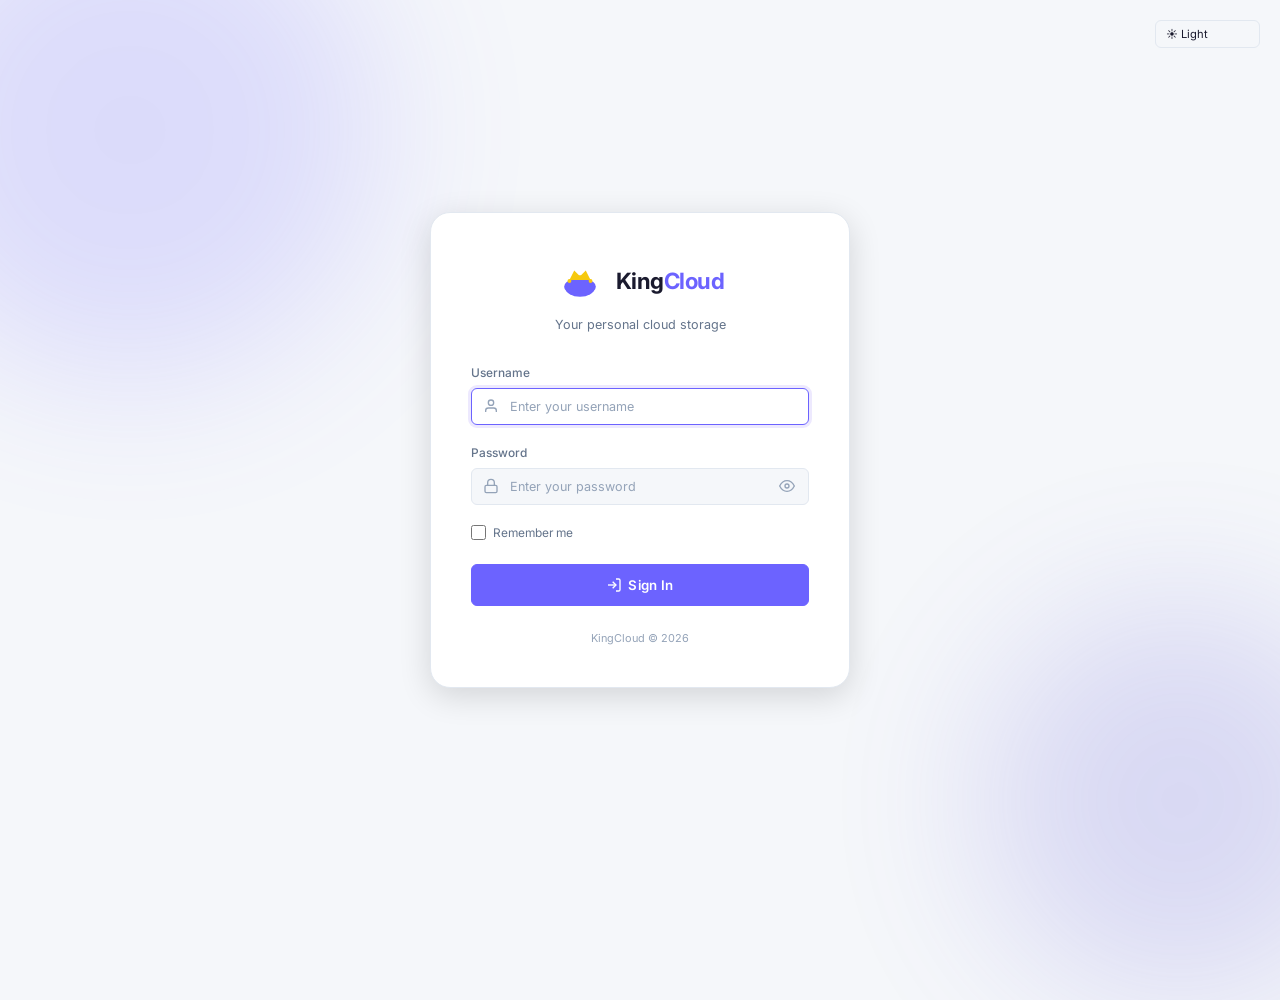
<file: index.html>
<!DOCTYPE html>
<html lang="en">
<head>
  <meta charset="UTF-8" />
  <meta name="viewport" content="width=device-width, initial-scale=1.0" />
  <title>KingCloud — Login</title>
  <link rel="icon" href="assets/logo.svg" type="image/svg+xml" />
  <link rel="stylesheet" href="css/style.css" />
  <link rel="stylesheet" href="css/login.css" />
  <script src="js/theme.js"></script>
</head>
<body class="login-page">

  <!-- Theme toggle -->
  <div class="login-theme-toggle">
    <select data-theme-select class="form-select" style="width:auto;padding:6px 28px 6px 10px;font-size:0.8rem;" aria-label="Theme">
      <option value="light">☀️ Light</option>
      <option value="dark">🌙 Dark</option>
      <option value="midnight">🌌 Midnight</option>
      <option value="forest">🌿 Forest</option>
      <option value="sunset">🌅 Sunset</option>
      <option value="rose">🌸 Rose</option>
    </select>
  </div>

  <!-- Login Card -->
  <div class="login-card" role="main">
    <!-- Logo -->
    <div class="login-logo" aria-label="KingCloud">
      <img src="assets/logo.svg" alt="KingCloud Logo" width="48" height="48" />
      <span class="login-logo-text">King<span>Cloud</span></span>
    </div>
    <p class="login-subtitle">Your personal cloud storage</p>

    <!-- Error banner -->
    <div class="login-error" id="login-error" role="alert" aria-live="polite">
      <svg width="15" height="15" viewBox="0 0 24 24" fill="none" stroke="currentColor" stroke-width="2" aria-hidden="true"><circle cx="12" cy="12" r="10"/><line x1="12" y1="8" x2="12" y2="12"/><line x1="12" y1="16" x2="12" y2="16"/></svg>
      <span id="login-error-text"></span>
    </div>

    <!-- Form -->
    <form class="login-form" id="login-form" novalidate>
      <div class="form-group">
        <label class="form-label" for="username">Username</label>
        <div class="input-with-icon">
          <svg class="input-icon" viewBox="0 0 24 24" fill="none" stroke="currentColor" stroke-width="2" aria-hidden="true"><path d="M20 21v-2a4 4 0 00-4-4H8a4 4 0 00-4 4v2"/><circle cx="12" cy="7" r="4"/></svg>
          <input
            type="text"
            id="username"
            name="username"
            class="form-input"
            placeholder="Enter your username"
            autocomplete="username"
            required
            autofocus
          />
        </div>
      </div>

      <div class="form-group">
        <label class="form-label" for="password">Password</label>
        <div class="input-with-icon">
          <svg class="input-icon" viewBox="0 0 24 24" fill="none" stroke="currentColor" stroke-width="2" aria-hidden="true"><rect x="3" y="11" width="18" height="11" rx="2" ry="2"/><path d="M7 11V7a5 5 0 0110 0v4"/></svg>
          <input
            type="password"
            id="password"
            name="password"
            class="form-input"
            placeholder="Enter your password"
            autocomplete="current-password"
            required
          />
          <button type="button" class="toggle-password" id="toggle-password" aria-label="Toggle password visibility">
            <svg id="eye-icon" width="16" height="16" viewBox="0 0 24 24" fill="none" stroke="currentColor" stroke-width="2" aria-hidden="true"><path d="M1 12s4-8 11-8 11 8 11 8-4 8-11 8-11-8-11-8z"/><circle cx="12" cy="12" r="3"/></svg>
          </button>
        </div>
      </div>

      <div class="login-options">
        <label class="checkbox-label">
          <input type="checkbox" id="remember-me" name="remember" />
          Remember me
        </label>
      </div>

      <button type="submit" class="btn btn-primary btn-login" id="btn-login">
        <svg width="16" height="16" viewBox="0 0 24 24" fill="none" stroke="currentColor" stroke-width="2" aria-hidden="true"><path d="M15 3h4a2 2 0 012 2v14a2 2 0 01-2 2h-4"/><polyline points="10 17 15 12 10 7"/><line x1="15" y1="12" x2="3" y2="12"/></svg>
        Sign In
      </button>
    </form>

    <p class="login-footer">KingCloud &copy; <span id="year"></span></p>
  </div>

  <!-- Toast container -->
  <div class="toast-container" id="toast-container" aria-live="polite"></div>

  <script src="js/auth.js"></script>
  <script>
    // Redirect if already logged in
    if (Auth.getSession()) {
      window.location.href = 'dashboard.html';
    }

    // Set current year
    const yearEl = document.getElementById('year');
    if (yearEl) yearEl.textContent = new Date().getFullYear();

    // Theme select sync
    const themeSelect = document.querySelector('[data-theme-select]');
    if (themeSelect) {
      themeSelect.value = Theme.getTheme();
      themeSelect.addEventListener('change', () => Theme.applyTheme(themeSelect.value));
    }

    // Toggle password visibility
    const passwordInput = document.getElementById('password');
    const toggleBtn     = document.getElementById('toggle-password');
    const eyeIcon       = document.getElementById('eye-icon');

    if (toggleBtn && passwordInput) {
      toggleBtn.addEventListener('click', () => {
        const isText = passwordInput.type === 'text';
        passwordInput.type = isText ? 'password' : 'text';
        eyeIcon.innerHTML = isText
          ? '<path d="M1 12s4-8 11-8 11 8 11 8-4 8-11 8-11-8-11-8z"/><circle cx="12" cy="12" r="3"/>'
          : '<path d="M17.94 17.94A10.07 10.07 0 0112 20c-7 0-11-8-11-8a18.45 18.45 0 015.06-5.94M9.9 4.24A9.12 9.12 0 0112 4c7 0 11 8 11 8a18.5 18.5 0 01-2.16 3.19m-6.72-1.07a3 3 0 11-4.24-4.24"/><line x1="1" y1="1" x2="23" y2="23"/>';
      });
    }

    // Login form submit
    const loginForm  = document.getElementById('login-form');
    const loginBtn   = document.getElementById('btn-login');
    const errorBanner = document.getElementById('login-error');
    const errorText  = document.getElementById('login-error-text');

    function showError(msg) {
      if (errorText)   errorText.textContent = msg;
      if (errorBanner) errorBanner.classList.add('visible');
    }
    function hideError() {
      if (errorBanner) errorBanner.classList.remove('visible');
    }

    loginForm && loginForm.addEventListener('submit', async (e) => {
      e.preventDefault();
      hideError();

      const username  = document.getElementById('username').value;
      const password  = document.getElementById('password').value;
      const remember  = document.getElementById('remember-me').checked;

      if (!username || !password) {
        showError('Please enter username and password.');
        return;
      }

      if (loginBtn) {
        loginBtn.disabled = true;
        loginBtn.innerHTML = '<span class="spinner"></span> Signing in…';
      }

      try {
        const res = await Auth.login(username, password, remember);
        if (res.ok) {
          window.location.href = 'dashboard.html';
        } else {
          showError(res.error || 'Login failed.');
        }
      } catch (err) {
        showError('An unexpected error occurred.');
      } finally {
        if (loginBtn) {
          loginBtn.disabled = false;
          loginBtn.innerHTML = '<svg width="16" height="16" viewBox="0 0 24 24" fill="none" stroke="currentColor" stroke-width="2"><path d="M15 3h4a2 2 0 012 2v14a2 2 0 01-2 2h-4"/><polyline points="10 17 15 12 10 7"/><line x1="15" y1="12" x2="3" y2="12"/></svg> Sign In';
        }
      }
    });
  </script>
</body>
</html>
</file>
<file: css/style.css>
/* =============================================
   KingCloud — Global Styles & Theme System
   ============================================= */

@import url('https://fonts.googleapis.com/css2?family=Inter:wght@300;400;500;600;700&display=swap');

:root {
  --bg-primary: #ffffff;
  --bg-secondary: #f5f7fa;
  --bg-card: #ffffff;
  --bg-nav: #ffffff;
  --bg-sidebar: #f8f9fc;
  --text-primary: #1a1a2e;
  --text-secondary: #64748b;
  --text-muted: #94a3b8;
  --accent: #6c63ff;
  --accent-hover: #5a52d5;
  --accent-light: #ede9fe;
  --border: #e2e8f0;
  --shadow-sm: 0 1px 3px rgba(0,0,0,0.08);
  --shadow-md: 0 4px 16px rgba(0,0,0,0.10);
  --shadow-lg: 0 8px 32px rgba(0,0,0,0.14);
  --danger: #ef4444;
  --danger-hover: #dc2626;
  --danger-light: #fee2e2;
  --success: #22c55e;
  --success-light: #dcfce7;
  --warning: #f59e0b;
  --warning-light: #fef3c7;
  --radius-sm: 6px;
  --radius-md: 12px;
  --radius-lg: 20px;
  --font-size-base: 14px;
  --transition: 0.2s ease;
}

[data-theme="dark"] {
  --bg-primary: #0f0f0f;
  --bg-secondary: #1a1a1a;
  --bg-card: #1e1e1e;
  --bg-nav: #161616;
  --bg-sidebar: #181818;
  --text-primary: #f1f5f9;
  --text-secondary: #94a3b8;
  --text-muted: #64748b;
  --accent: #7c73ff;
  --accent-hover: #6c63ff;
  --accent-light: #1e1b4b;
  --border: #2d2d2d;
  --shadow-sm: 0 1px 3px rgba(0,0,0,0.4);
  --shadow-md: 0 4px 16px rgba(0,0,0,0.5);
  --shadow-lg: 0 8px 32px rgba(0,0,0,0.6);
}

[data-theme="midnight"] {
  --bg-primary: #0a0e1a;
  --bg-secondary: #0d1225;
  --bg-card: #111827;
  --bg-nav: #0d1225;
  --bg-sidebar: #0f172a;
  --text-primary: #e2e8f0;
  --text-secondary: #94a3b8;
  --text-muted: #64748b;
  --accent: #3b82f6;
  --accent-hover: #2563eb;
  --accent-light: #1e3a5f;
  --border: #1e2d4a;
  --shadow-sm: 0 1px 3px rgba(0,0,0,0.5);
  --shadow-md: 0 4px 16px rgba(0,0,0,0.6);
  --shadow-lg: 0 8px 32px rgba(0,0,0,0.7);
}

[data-theme="forest"] {
  --bg-primary: #f0fdf4;
  --bg-secondary: #dcfce7;
  --bg-card: #ffffff;
  --bg-nav: #ffffff;
  --bg-sidebar: #f0fdf4;
  --text-primary: #14532d;
  --text-secondary: #166534;
  --text-muted: #4ade80;
  --accent: #16a34a;
  --accent-hover: #15803d;
  --accent-light: #bbf7d0;
  --border: #bbf7d0;
}

[data-theme="sunset"] {
  --bg-primary: #fff7ed;
  --bg-secondary: #ffedd5;
  --bg-card: #ffffff;
  --bg-nav: #ffffff;
  --bg-sidebar: #fff7ed;
  --text-primary: #7c2d12;
  --text-secondary: #9a3412;
  --text-muted: #fb923c;
  --accent: #ea580c;
  --accent-hover: #c2410c;
  --accent-light: #fed7aa;
  --border: #fed7aa;
}

[data-theme="rose"] {
  --bg-primary: #fff1f2;
  --bg-secondary: #ffe4e6;
  --bg-card: #ffffff;
  --bg-nav: #ffffff;
  --bg-sidebar: #fff1f2;
  --text-primary: #881337;
  --text-secondary: #9f1239;
  --text-muted: #fb7185;
  --accent: #e11d48;
  --accent-hover: #be123c;
  --accent-light: #fecdd3;
  --border: #fecdd3;
}

[data-fontsize="small"]  { --font-size-base: 12px; }
[data-fontsize="medium"] { --font-size-base: 14px; }
[data-fontsize="large"]  { --font-size-base: 16px; }
[data-compact="true"] .card { padding: 8px !important; }
[data-compact="true"] .file-grid { gap: 10px !important; }

*, *::before, *::after { box-sizing: border-box; margin: 0; padding: 0; }
html { font-size: var(--font-size-base); scroll-behavior: smooth; }
body {
  font-family: 'Inter', -apple-system, BlinkMacSystemFont, sans-serif;
  background: var(--bg-secondary);
  color: var(--text-primary);
  line-height: 1.6;
  transition: background var(--transition), color var(--transition);
  min-height: 100vh;
}
a { color: var(--accent); text-decoration: none; transition: color var(--transition); }
a:hover { color: var(--accent-hover); }
img, svg { display: block; max-width: 100%; }
input, button, select, textarea { font-family: inherit; font-size: inherit; outline: none; border: none; }

.btn { display: inline-flex; align-items: center; gap: 6px; padding: 8px 18px; border-radius: var(--radius-sm); font-size: 0.875rem; font-weight: 500; cursor: pointer; transition: all var(--transition); border: 1px solid transparent; white-space: nowrap; }
.btn-primary { background: var(--accent); color: #fff; border-color: var(--accent); }
.btn-primary:hover { background: var(--accent-hover); border-color: var(--accent-hover); transform: translateY(-1px); box-shadow: var(--shadow-md); }
.btn-secondary { background: var(--bg-card); color: var(--text-primary); border-color: var(--border); }
.btn-secondary:hover { background: var(--bg-secondary); transform: translateY(-1px); }
.btn-danger { background: var(--danger); color: #fff; border-color: var(--danger); }
.btn-danger:hover { background: var(--danger-hover); transform: translateY(-1px); }
.btn-ghost { background: transparent; color: var(--text-secondary); border-color: transparent; padding: 6px 10px; }
.btn-ghost:hover { background: var(--bg-secondary); color: var(--text-primary); }
.btn-icon { padding: 7px; border-radius: var(--radius-sm); background: transparent; border: 1px solid transparent; cursor: pointer; color: var(--text-secondary); transition: all var(--transition); display: inline-flex; align-items: center; justify-content: center; }
.btn-icon:hover { background: var(--bg-secondary); color: var(--text-primary); border-color: var(--border); }
.btn-icon.danger:hover { background: var(--danger-light); color: var(--danger); border-color: var(--danger); }
.btn-sm { padding: 5px 12px; font-size: 0.8rem; }
.btn-lg { padding: 12px 28px; font-size: 1rem; }

.card { background: var(--bg-card); border: 1px solid var(--border); border-radius: var(--radius-md); box-shadow: var(--shadow-sm); padding: 20px; transition: box-shadow var(--transition), border-color var(--transition); }
.card:hover { box-shadow: var(--shadow-md); }

.form-group { margin-bottom: 16px; }
.form-label { display: block; font-size: 0.85rem; font-weight: 500; color: var(--text-secondary); margin-bottom: 6px; }
.form-input { width: 100%; padding: 10px 14px; background: var(--bg-secondary); border: 1px solid var(--border); border-radius: var(--radius-sm); color: var(--text-primary); transition: border-color var(--transition), box-shadow var(--transition); font-size: 0.9rem; }
.form-input:focus { border-color: var(--accent); box-shadow: 0 0 0 3px var(--accent-light); background: var(--bg-card); }
.form-input::placeholder { color: var(--text-muted); }
.form-select { width: 100%; padding: 10px 36px 10px 14px; background: var(--bg-secondary); border: 1px solid var(--border); border-radius: var(--radius-sm); color: var(--text-primary); cursor: pointer; appearance: none; }
.form-select:focus { border-color: var(--accent); box-shadow: 0 0 0 3px var(--accent-light); }

.modal-overlay { position: fixed; inset: 0; background: rgba(0,0,0,0.5); backdrop-filter: blur(4px); z-index: 1000; display: flex; align-items: center; justify-content: center; padding: 20px; opacity: 0; visibility: hidden; transition: all var(--transition); }
.modal-overlay.active { opacity: 1; visibility: visible; }
.modal { background: var(--bg-card); border: 1px solid var(--border); border-radius: var(--radius-lg); box-shadow: var(--shadow-lg); width: 100%; max-width: 480px; padding: 28px; transform: scale(0.95) translateY(10px); transition: transform var(--transition); }
.modal-overlay.active .modal { transform: scale(1) translateY(0); }
.modal-header { display: flex; align-items: center; justify-content: space-between; margin-bottom: 20px; }
.modal-title { font-size: 1.1rem; font-weight: 600; color: var(--text-primary); }
.modal-footer { display: flex; gap: 10px; justify-content: flex-end; margin-top: 24px; }

.toast-container { position: fixed; bottom: 24px; right: 24px; z-index: 9999; display: flex; flex-direction: column; gap: 8px; }
.toast { display: flex; align-items: center; gap: 10px; padding: 12px 18px; background: var(--bg-card); border: 1px solid var(--border); border-radius: var(--radius-md); box-shadow: var(--shadow-lg); font-size: 0.875rem; font-weight: 500; min-width: 260px; max-width: 380px; animation: slideInToast 0.3s ease; color: var(--text-primary); }
.toast.success { border-left: 4px solid var(--success); }
.toast.error   { border-left: 4px solid var(--danger); }
.toast.warning { border-left: 4px solid var(--warning); }
.toast.info    { border-left: 4px solid var(--accent); }
@keyframes slideInToast { from { transform: translateX(100%); opacity: 0; } to { transform: translateX(0); opacity: 1; } }

.progress-bar-wrap { background: var(--border); border-radius: 99px; overflow: hidden; height: 6px; }
.progress-bar { height: 100%; background: var(--accent); border-radius: 99px; transition: width 0.4s ease; }
.progress-bar.danger  { background: var(--danger); }
.progress-bar.warning { background: var(--warning); }
.progress-bar.success { background: var(--success); }

.badge { display: inline-flex; align-items: center; padding: 2px 8px; border-radius: 99px; font-size: 0.75rem; font-weight: 500; }
.badge-accent  { background: var(--accent-light); color: var(--accent); }
.badge-success { background: var(--success-light); color: var(--success); }
.badge-danger  { background: var(--danger-light);  color: var(--danger); }
.badge-warning { background: var(--warning-light); color: var(--warning); }

.divider { height: 1px; background: var(--border); margin: 16px 0; }

.spinner { width: 20px; height: 20px; border: 2px solid var(--border); border-top-color: var(--accent); border-radius: 50%; animation: spin 0.7s linear infinite; display: inline-block; }
@keyframes spin { to { transform: rotate(360deg); } }

.flex { display: flex; } .flex-col { flex-direction: column; } .items-center { align-items: center; } .justify-between { justify-content: space-between; }
.gap-8 { gap: 8px; } .gap-12 { gap: 12px; } .gap-16 { gap: 16px; }
.w-full { width: 100%; } .text-center { text-align: center; }
.text-sm { font-size: 0.85rem; } .text-xs { font-size: 0.75rem; }
.text-muted { color: var(--text-muted); } .text-secondary { color: var(--text-secondary); }
.font-semibold { font-weight: 600; } .font-bold { font-weight: 700; }
.hidden { display: none !important; }
.mt-4 { margin-top: 4px; } .mt-8 { margin-top: 8px; } .mt-16 { margin-top: 16px; }
.mb-8 { margin-bottom: 8px; } .mb-16 { margin-bottom: 16px; }

::-webkit-scrollbar { width: 6px; height: 6px; }
::-webkit-scrollbar-track { background: transparent; }
::-webkit-scrollbar-thumb { background: var(--border); border-radius: 99px; }
::-webkit-scrollbar-thumb:hover { background: var(--text-muted); }

@media (max-width: 768px) {
  .modal { padding: 20px; }
  .toast-container { bottom: 16px; right: 16px; left: 16px; }
  .toast { min-width: unset; }
}
</file>
<file: css/login.css>
/* =============================================
   KingCloud — Login Page Styles
   ============================================= */

.login-page {
  min-height: 100vh;
  display: flex;
  align-items: center;
  justify-content: center;
  background: var(--bg-secondary);
  padding: 20px;
  position: relative;
  overflow: hidden;
}

/* Animated background blobs */
.login-page::before,
.login-page::after {
  content: '';
  position: absolute;
  border-radius: 50%;
  filter: blur(80px);
  opacity: 0.18;
  pointer-events: none;
}
.login-page::before {
  width: 500px; height: 500px;
  background: var(--accent);
  top: -120px; left: -120px;
  animation: blobFloat 8s ease-in-out infinite alternate;
}
.login-page::after {
  width: 400px; height: 400px;
  background: var(--accent-hover);
  bottom: -100px; right: -100px;
  animation: blobFloat 10s ease-in-out infinite alternate-reverse;
}

@keyframes blobFloat {
  from { transform: translate(0, 0) scale(1); }
  to   { transform: translate(30px, 20px) scale(1.08); }
}

/* Card */
.login-card {
  background: var(--bg-card);
  border: 1px solid var(--border);
  border-radius: var(--radius-lg);
  box-shadow: var(--shadow-lg);
  padding: 44px 40px 40px;
  width: 100%;
  max-width: 420px;
  position: relative;
  z-index: 1;
  animation: slideUp 0.4s ease;
}

@keyframes slideUp {
  from { opacity: 0; transform: translateY(24px); }
  to   { opacity: 1; transform: translateY(0); }
}

/* Logo & Header */
.login-logo {
  display: flex;
  align-items: center;
  justify-content: center;
  gap: 12px;
  margin-bottom: 28px;
}

.login-logo img,
.login-logo svg {
  width: 48px; height: 48px;
}

.login-logo-text {
  font-size: 1.6rem;
  font-weight: 700;
  color: var(--text-primary);
  letter-spacing: -0.5px;
}

.login-logo-text span {
  color: var(--accent);
}

.login-subtitle {
  text-align: center;
  color: var(--text-secondary);
  font-size: 0.9rem;
  margin-bottom: 28px;
  margin-top: -18px;
}

/* Form */
.login-form .form-group {
  margin-bottom: 18px;
}

.input-with-icon {
  position: relative;
}

.input-with-icon .input-icon {
  position: absolute;
  left: 12px;
  top: 50%;
  transform: translateY(-50%);
  color: var(--text-muted);
  pointer-events: none;
  width: 16px; height: 16px;
}

.input-with-icon .form-input {
  padding-left: 38px;
}

.input-with-icon .toggle-password {
  position: absolute;
  right: 10px;
  top: 50%;
  transform: translateY(-50%);
  background: none;
  border: none;
  cursor: pointer;
  color: var(--text-muted);
  padding: 4px;
  display: flex;
  align-items: center;
}
.input-with-icon .toggle-password:hover { color: var(--text-primary); }

/* Remember row */
.login-options {
  display: flex;
  align-items: center;
  justify-content: space-between;
  margin-bottom: 22px;
  font-size: 0.85rem;
}

.checkbox-label {
  display: flex;
  align-items: center;
  gap: 7px;
  cursor: pointer;
  color: var(--text-secondary);
  user-select: none;
}

.checkbox-label input[type="checkbox"] {
  width: 15px; height: 15px;
  accent-color: var(--accent);
  cursor: pointer;
}

/* Login button */
.btn-login {
  width: 100%;
  padding: 12px;
  font-size: 0.95rem;
  font-weight: 600;
  letter-spacing: 0.3px;
  justify-content: center;
}

/* Error message */
.login-error {
  background: var(--danger-light);
  color: var(--danger);
  border: 1px solid var(--danger);
  border-radius: var(--radius-sm);
  padding: 10px 14px;
  font-size: 0.85rem;
  margin-bottom: 16px;
  display: none;
  align-items: center;
  gap: 8px;
}
.login-error.visible { display: flex; }

/* Footer */
.login-footer {
  text-align: center;
  margin-top: 24px;
  color: var(--text-muted);
  font-size: 0.78rem;
}

/* Theme toggle on login page */
.login-theme-toggle {
  position: absolute;
  top: 20px;
  right: 20px;
  z-index: 10;
}

/* Loading state */
.btn-login .spinner {
  width: 16px; height: 16px;
  border-width: 2px;
}

/* Responsive */
@media (max-width: 480px) {
  .login-card { padding: 32px 22px 28px; }
  .login-logo-text { font-size: 1.3rem; }
}
</file>
<file: css/dashboard.css>
/* =============================================
   KingCloud — Dashboard / File Manager Styles
   ============================================= */

/* ── Layout ── */
.app-layout {
  display: flex;
  min-height: 100vh;
  background: var(--bg-secondary);
}

/* ── Sidebar ── */
.sidebar {
  width: 230px;
  min-width: 230px;
  background: var(--bg-sidebar);
  border-right: 1px solid var(--border);
  display: flex;
  flex-direction: column;
  position: fixed;
  top: 0; left: 0;
  height: 100vh;
  z-index: 100;
  transition: transform var(--transition), box-shadow var(--transition);
}

.sidebar-logo {
  display: flex;
  align-items: center;
  gap: 10px;
  padding: 22px 20px 18px;
  border-bottom: 1px solid var(--border);
  text-decoration: none;
}

.sidebar-logo img,
.sidebar-logo svg {
  width: 32px; height: 32px;
  flex-shrink: 0;
}

.sidebar-logo-text {
  font-size: 1.1rem;
  font-weight: 700;
  color: var(--text-primary);
  letter-spacing: -0.3px;
}
.sidebar-logo-text span { color: var(--accent); }

.sidebar-nav {
  flex: 1;
  padding: 14px 10px;
  overflow-y: auto;
}

.nav-section-label {
  font-size: 0.7rem;
  font-weight: 600;
  text-transform: uppercase;
  letter-spacing: 0.8px;
  color: var(--text-muted);
  padding: 8px 10px 4px;
}

.nav-item {
  display: flex;
  align-items: center;
  gap: 10px;
  padding: 9px 12px;
  border-radius: var(--radius-sm);
  color: var(--text-secondary);
  text-decoration: none;
  font-size: 0.88rem;
  font-weight: 500;
  transition: all var(--transition);
  cursor: pointer;
  border: none;
  background: none;
  width: 100%;
  text-align: left;
}

.nav-item:hover {
  background: var(--bg-secondary);
  color: var(--text-primary);
}

.nav-item.active {
  background: var(--accent-light);
  color: var(--accent);
}

.nav-item svg { width: 16px; height: 16px; flex-shrink: 0; }

.sidebar-footer {
  padding: 12px 10px;
  border-top: 1px solid var(--border);
}

.user-mini {
  display: flex;
  align-items: center;
  gap: 10px;
  padding: 8px 10px;
  border-radius: var(--radius-sm);
  cursor: pointer;
  transition: background var(--transition);
}
.user-mini:hover { background: var(--bg-secondary); }

.avatar {
  width: 32px; height: 32px;
  border-radius: 50%;
  display: flex;
  align-items: center;
  justify-content: center;
  font-size: 0.8rem;
  font-weight: 700;
  color: #fff;
  flex-shrink: 0;
}

.user-mini-info { flex: 1; min-width: 0; }
.user-mini-name { font-size: 0.85rem; font-weight: 600; color: var(--text-primary); white-space: nowrap; overflow: hidden; text-overflow: ellipsis; }
.user-mini-role { font-size: 0.72rem; color: var(--text-muted); }

/* ── Main Content ── */
.main-content {
  flex: 1;
  margin-left: 230px;
  display: flex;
  flex-direction: column;
  min-height: 100vh;
}

/* ── Topbar ── */
.topbar {
  background: var(--bg-nav);
  border-bottom: 1px solid var(--border);
  padding: 0 24px;
  height: 60px;
  display: flex;
  align-items: center;
  gap: 14px;
  position: sticky;
  top: 0;
  z-index: 90;
}

.topbar-search {
  flex: 1;
  max-width: 360px;
  position: relative;
}

.topbar-search .search-icon {
  position: absolute;
  left: 12px;
  top: 50%;
  transform: translateY(-50%);
  color: var(--text-muted);
  width: 15px; height: 15px;
  pointer-events: none;
}

.topbar-search input {
  width: 100%;
  padding: 8px 12px 8px 36px;
  background: var(--bg-secondary);
  border: 1px solid var(--border);
  border-radius: var(--radius-sm);
  color: var(--text-primary);
  font-size: 0.875rem;
  transition: border-color var(--transition), box-shadow var(--transition);
}
.topbar-search input:focus {
  border-color: var(--accent);
  box-shadow: 0 0 0 3px var(--accent-light);
  outline: none;
}
.topbar-search input::placeholder { color: var(--text-muted); }

.topbar-actions { margin-left: auto; display: flex; align-items: center; gap: 8px; }

.menu-toggle {
  display: none;
  background: none;
  border: none;
  cursor: pointer;
  color: var(--text-secondary);
  padding: 6px;
  border-radius: var(--radius-sm);
}
.menu-toggle:hover { background: var(--bg-secondary); color: var(--text-primary); }

/* ── Page Body ── */
.page-body {
  flex: 1;
  padding: 24px;
}

/* ── Page Header ── */
.page-header {
  display: flex;
  align-items: center;
  justify-content: space-between;
  margin-bottom: 20px;
  flex-wrap: wrap;
  gap: 12px;
}

.page-title { font-size: 1.3rem; font-weight: 700; color: var(--text-primary); }
.page-subtitle { font-size: 0.85rem; color: var(--text-secondary); margin-top: 2px; }

.header-actions { display: flex; align-items: center; gap: 8px; flex-wrap: wrap; }

/* ── Storage Info Bar ── */
.storage-bar-wrap {
  background: var(--bg-card);
  border: 1px solid var(--border);
  border-radius: var(--radius-md);
  padding: 14px 20px;
  margin-bottom: 20px;
  display: flex;
  align-items: center;
  gap: 16px;
  flex-wrap: wrap;
}

.storage-label { font-size: 0.85rem; color: var(--text-secondary); white-space: nowrap; }
.storage-used  { font-size: 0.85rem; font-weight: 600; color: var(--text-primary); white-space: nowrap; }
.storage-bar-wrap .progress-bar-wrap { flex: 1; min-width: 120px; }

/* ── Toolbar ── */
.file-toolbar {
  display: flex;
  align-items: center;
  gap: 8px;
  margin-bottom: 16px;
  flex-wrap: wrap;
}

.file-toolbar-left  { display: flex; align-items: center; gap: 8px; flex: 1; flex-wrap: wrap; }
.file-toolbar-right { display: flex; align-items: center; gap: 6px; }

.view-toggle { display: flex; border: 1px solid var(--border); border-radius: var(--radius-sm); overflow: hidden; }
.view-toggle .btn-icon { border: none; border-radius: 0; padding: 6px 9px; }
.view-toggle .btn-icon.active { background: var(--accent-light); color: var(--accent); }

/* Sort select */
.sort-select {
  padding: 7px 28px 7px 10px;
  background: var(--bg-secondary);
  border: 1px solid var(--border);
  border-radius: var(--radius-sm);
  color: var(--text-primary);
  font-size: 0.8rem;
  cursor: pointer;
  appearance: none;
  background-image: url("data:image/svg+xml,%3Csvg xmlns='http://www.w3.org/2000/svg' width='10' height='10' viewBox='0 0 12 12'%3E%3Cpath fill='%2364748b' d='M6 8L1 3h10z'/%3E%3C/svg%3E");
  background-repeat: no-repeat;
  background-position: right 8px center;
}
.sort-select:focus { border-color: var(--accent); outline: none; }

/* ── File Grid ── */
.file-grid {
  display: grid;
  grid-template-columns: repeat(auto-fill, minmax(160px, 1fr));
  gap: 14px;
}

.file-card {
  background: var(--bg-card);
  border: 1px solid var(--border);
  border-radius: var(--radius-md);
  padding: 16px;
  cursor: pointer;
  transition: all var(--transition);
  position: relative;
  display: flex;
  flex-direction: column;
  align-items: center;
  gap: 10px;
  text-align: center;
}
.file-card:hover { box-shadow: var(--shadow-md); border-color: var(--accent); transform: translateY(-2px); }
.file-card.selected { border-color: var(--accent); background: var(--accent-light); box-shadow: 0 0 0 2px var(--accent); }

.file-card-icon {
  width: 48px; height: 48px;
  border-radius: var(--radius-sm);
  display: flex;
  align-items: center;
  justify-content: center;
  font-size: 1.5rem;
}

.file-card-name {
  font-size: 0.8rem;
  font-weight: 500;
  color: var(--text-primary);
  word-break: break-all;
  line-height: 1.3;
  max-height: 2.6em;
  overflow: hidden;
  display: -webkit-box;
  -webkit-line-clamp: 2;
  -webkit-box-orient: vertical;
}

.file-card-size {
  font-size: 0.72rem;
  color: var(--text-muted);
}

.file-card-actions {
  position: absolute;
  top: 6px; right: 6px;
  display: none;
  gap: 2px;
  background: var(--bg-card);
  border: 1px solid var(--border);
  border-radius: var(--radius-sm);
  padding: 2px;
  box-shadow: var(--shadow-sm);
}
.file-card:hover .file-card-actions { display: flex; }

/* ── File List ── */
.file-list { display: flex; flex-direction: column; gap: 4px; }

.file-row {
  background: var(--bg-card);
  border: 1px solid var(--border);
  border-radius: var(--radius-sm);
  display: flex;
  align-items: center;
  padding: 10px 14px;
  gap: 12px;
  transition: all var(--transition);
  cursor: pointer;
}
.file-row:hover { box-shadow: var(--shadow-sm); border-color: var(--accent); }
.file-row.selected { border-color: var(--accent); background: var(--accent-light); }

.file-row-icon {
  width: 32px; height: 32px;
  border-radius: 6px;
  display: flex;
  align-items: center;
  justify-content: center;
  font-size: 1.1rem;
  flex-shrink: 0;
}

.file-row-name {
  flex: 1;
  font-size: 0.875rem;
  font-weight: 500;
  color: var(--text-primary);
  white-space: nowrap;
  overflow: hidden;
  text-overflow: ellipsis;
  min-width: 0;
}

.file-row-meta {
  display: flex;
  align-items: center;
  gap: 20px;
  flex-shrink: 0;
}

.file-row-size, .file-row-date {
  font-size: 0.78rem;
  color: var(--text-secondary);
  white-space: nowrap;
}

.file-row-actions {
  display: flex;
  gap: 2px;
  opacity: 0;
  transition: opacity var(--transition);
}
.file-row:hover .file-row-actions { opacity: 1; }

/* ── File type colors ── */
.ft-image  { background: #fef3c7; color: #d97706; }
.ft-video  { background: #ede9fe; color: #7c3aed; }
.ft-audio  { background: #fce7f3; color: #db2777; }
.ft-doc    { background: #dbeafe; color: #2563eb; }
.ft-sheet  { background: #dcfce7; color: #16a34a; }
.ft-pdf    { background: #fee2e2; color: #dc2626; }
.ft-zip    { background: #ffedd5; color: #ea580c; }
.ft-code   { background: #f0fdf4; color: #15803d; }
.ft-other  { background: var(--bg-secondary); color: var(--text-secondary); }

/* ── Empty State ── */
.empty-state {
  display: flex;
  flex-direction: column;
  align-items: center;
  justify-content: center;
  padding: 64px 20px;
  color: var(--text-muted);
  text-align: center;
  gap: 14px;
}
.empty-state svg { width: 64px; height: 64px; opacity: 0.4; }
.empty-state h3  { font-size: 1rem; font-weight: 600; color: var(--text-secondary); }
.empty-state p   { font-size: 0.85rem; }

/* ── Upload Drop Zone ── */
.drop-overlay {
  position: fixed; inset: 0;
  background: rgba(108, 99, 255, 0.12);
  border: 3px dashed var(--accent);
  z-index: 500;
  display: none;
  align-items: center;
  justify-content: center;
  flex-direction: column;
  gap: 16px;
  font-size: 1.2rem;
  font-weight: 600;
  color: var(--accent);
  backdrop-filter: blur(2px);
}
.drop-overlay.active { display: flex; }
.drop-overlay svg { width: 64px; height: 64px; }

/* ── Upload Progress Panel ── */
.upload-progress-panel {
  position: fixed;
  bottom: 24px;
  left: 50%;
  transform: translateX(-50%);
  background: var(--bg-card);
  border: 1px solid var(--border);
  border-radius: var(--radius-md);
  box-shadow: var(--shadow-lg);
  padding: 16px 20px;
  min-width: 320px;
  max-width: 420px;
  z-index: 800;
  display: none;
}
.upload-progress-panel.active { display: block; }

.upload-progress-header {
  display: flex;
  align-items: center;
  justify-content: space-between;
  margin-bottom: 12px;
  font-size: 0.875rem;
  font-weight: 600;
  color: var(--text-primary);
}

.upload-item {
  display: flex;
  flex-direction: column;
  gap: 4px;
  margin-bottom: 10px;
}
.upload-item-name {
  font-size: 0.8rem;
  color: var(--text-secondary);
  white-space: nowrap;
  overflow: hidden;
  text-overflow: ellipsis;
}

/* ── Rename modal input ── */
.rename-input { font-size: 0.95rem; }

/* ── Sidebar overlay (mobile) ── */
.sidebar-overlay {
  display: none;
  position: fixed; inset: 0;
  background: rgba(0,0,0,0.4);
  z-index: 99;
}

/* ── Responsive ── */
@media (max-width: 900px) {
  .sidebar { transform: translateX(-100%); box-shadow: none; }
  .sidebar.open { transform: translateX(0); box-shadow: var(--shadow-lg); }
  .sidebar-overlay.active { display: block; }
  .main-content { margin-left: 0; }
  .menu-toggle { display: flex; }
  .file-row-date { display: none; }
}

@media (max-width: 600px) {
  .page-body { padding: 16px; }
  .topbar { padding: 0 14px; }
  .file-grid { grid-template-columns: repeat(auto-fill, minmax(130px, 1fr)); gap: 10px; }
  .file-row-size { display: none; }
  .storage-bar-wrap { flex-direction: column; align-items: flex-start; }
}
</file>
<file: css/settings.css>
/* =============================================
   KingCloud — Settings Page Styles
   ============================================= */

/* ── Settings Layout ── */
.settings-layout {
  display: flex;
  gap: 24px;
  padding: 24px;
  max-width: 1100px;
  margin: 0 auto;
}

/* ── Settings Sidebar ── */
.settings-nav {
  width: 220px;
  min-width: 220px;
  flex-shrink: 0;
}

.settings-nav-inner {
  background: var(--bg-card);
  border: 1px solid var(--border);
  border-radius: var(--radius-md);
  padding: 8px;
  position: sticky;
  top: 80px;
}

.settings-nav-label {
  font-size: 0.7rem;
  font-weight: 600;
  text-transform: uppercase;
  letter-spacing: 0.8px;
  color: var(--text-muted);
  padding: 8px 10px 4px;
}

.settings-nav-item {
  display: flex;
  align-items: center;
  gap: 9px;
  padding: 9px 12px;
  border-radius: var(--radius-sm);
  color: var(--text-secondary);
  text-decoration: none;
  font-size: 0.875rem;
  font-weight: 500;
  cursor: pointer;
  transition: all var(--transition);
  border: none;
  background: none;
  width: 100%;
  text-align: left;
}
.settings-nav-item:hover { background: var(--bg-secondary); color: var(--text-primary); }
.settings-nav-item.active { background: var(--accent-light); color: var(--accent); }
.settings-nav-item svg { width: 15px; height: 15px; flex-shrink: 0; }

/* ── Settings Content ── */
.settings-content { flex: 1; min-width: 0; }

.settings-section {
  display: none;
}
.settings-section.active { display: block; }

.settings-section-title {
  font-size: 1.15rem;
  font-weight: 700;
  color: var(--text-primary);
  margin-bottom: 4px;
}

.settings-section-desc {
  font-size: 0.85rem;
  color: var(--text-secondary);
  margin-bottom: 22px;
}

/* ── Settings Card ── */
.settings-card {
  background: var(--bg-card);
  border: 1px solid var(--border);
  border-radius: var(--radius-md);
  margin-bottom: 18px;
  overflow: hidden;
}

.settings-card-header {
  padding: 16px 20px;
  border-bottom: 1px solid var(--border);
  display: flex;
  align-items: center;
  justify-content: space-between;
  gap: 12px;
}

.settings-card-title {
  font-size: 0.95rem;
  font-weight: 600;
  color: var(--text-primary);
}

.settings-card-body {
  padding: 20px;
}

/* ── Theme Grid ── */
.theme-grid {
  display: grid;
  grid-template-columns: repeat(auto-fill, minmax(110px, 1fr));
  gap: 12px;
}

.theme-option {
  border: 2px solid var(--border);
  border-radius: var(--radius-md);
  padding: 12px 8px;
  cursor: pointer;
  text-align: center;
  transition: all var(--transition);
  background: var(--bg-secondary);
}
.theme-option:hover { border-color: var(--accent); box-shadow: var(--shadow-sm); }
.theme-option.active { border-color: var(--accent); box-shadow: 0 0 0 2px var(--accent); }

.theme-preview {
  width: 48px; height: 32px;
  border-radius: 6px;
  margin: 0 auto 8px;
  overflow: hidden;
  display: grid;
  grid-template-columns: 1fr 1fr;
}

.theme-preview-block { width: 100%; height: 100%; }

.theme-name {
  font-size: 0.75rem;
  font-weight: 500;
  color: var(--text-secondary);
}
.theme-option.active .theme-name { color: var(--accent); font-weight: 600; }

/* ── Font Size ── */
.fontsize-options {
  display: flex;
  gap: 10px;
  flex-wrap: wrap;
}

.fontsize-option {
  border: 2px solid var(--border);
  border-radius: var(--radius-sm);
  padding: 8px 20px;
  cursor: pointer;
  color: var(--text-secondary);
  font-weight: 500;
  transition: all var(--transition);
  background: var(--bg-secondary);
}
.fontsize-option:hover { border-color: var(--accent); }
.fontsize-option.active { border-color: var(--accent); color: var(--accent); background: var(--accent-light); }

/* ── Setting Row ── */
.setting-row {
  display: flex;
  align-items: center;
  justify-content: space-between;
  padding: 12px 0;
  gap: 16px;
  border-bottom: 1px solid var(--border);
}
.setting-row:last-child { border-bottom: none; }

.setting-row-info { flex: 1; min-width: 0; }
.setting-row-label {
  font-size: 0.875rem;
  font-weight: 500;
  color: var(--text-primary);
}
.setting-row-desc {
  font-size: 0.78rem;
  color: var(--text-muted);
  margin-top: 2px;
}

/* ── Toggle Switch ── */
.toggle-switch {
  position: relative;
  width: 40px; height: 22px;
  flex-shrink: 0;
}
.toggle-switch input { opacity: 0; width: 0; height: 0; }
.toggle-slider {
  position: absolute;
  inset: 0;
  background: var(--border);
  border-radius: 22px;
  cursor: pointer;
  transition: background var(--transition);
}
.toggle-slider::before {
  content: '';
  position: absolute;
  width: 16px; height: 16px;
  left: 3px; bottom: 3px;
  background: white;
  border-radius: 50%;
  transition: transform var(--transition);
  box-shadow: var(--shadow-sm);
}
.toggle-switch input:checked + .toggle-slider { background: var(--accent); }
.toggle-switch input:checked + .toggle-slider::before { transform: translateX(18px); }

/* ── Avatar Section ── */
.avatar-section {
  display: flex;
  align-items: center;
  gap: 16px;
  padding: 4px 0 16px;
}

.avatar-large {
  width: 64px; height: 64px;
  border-radius: 50%;
  display: flex;
  align-items: center;
  justify-content: center;
  font-size: 1.5rem;
  font-weight: 700;
  color: #fff;
  flex-shrink: 0;
}

.color-swatches {
  display: flex;
  flex-wrap: wrap;
  gap: 8px;
  margin-top: 8px;
}

.color-swatch {
  width: 24px; height: 24px;
  border-radius: 50%;
  cursor: pointer;
  border: 2px solid transparent;
  transition: all var(--transition);
  flex-shrink: 0;
}
.color-swatch:hover, .color-swatch.active { border-color: var(--text-primary); transform: scale(1.2); }

/* ── Storj credential form ── */
.storj-status {
  display: inline-flex;
  align-items: center;
  gap: 6px;
  padding: 4px 10px;
  border-radius: 99px;
  font-size: 0.78rem;
  font-weight: 500;
}
.storj-status.connected    { background: var(--success-light); color: var(--success); }
.storj-status.disconnected { background: var(--danger-light);  color: var(--danger); }
.storj-status.unknown      { background: var(--bg-secondary);  color: var(--text-muted); }

/* ── Danger Zone ── */
.danger-zone {
  border-color: var(--danger);
}
.danger-zone .settings-card-header {
  background: var(--danger-light);
}
.danger-zone .settings-card-title { color: var(--danger); }

/* ── Responsive ── */
@media (max-width: 768px) {
  .settings-layout { flex-direction: column; padding: 16px; gap: 16px; }
  .settings-nav { width: 100%; min-width: unset; }
  .settings-nav-inner { position: static; display: flex; flex-wrap: wrap; gap: 4px; }
  .settings-nav-label { display: none; }
  .settings-nav-item { flex: 1; justify-content: center; min-width: fit-content; }
  .theme-grid { grid-template-columns: repeat(3, 1fr); }
}

@media (max-width: 480px) {
  .theme-grid { grid-template-columns: repeat(2, 1fr); }
  .fontsize-options { gap: 8px; }
}
</file>
